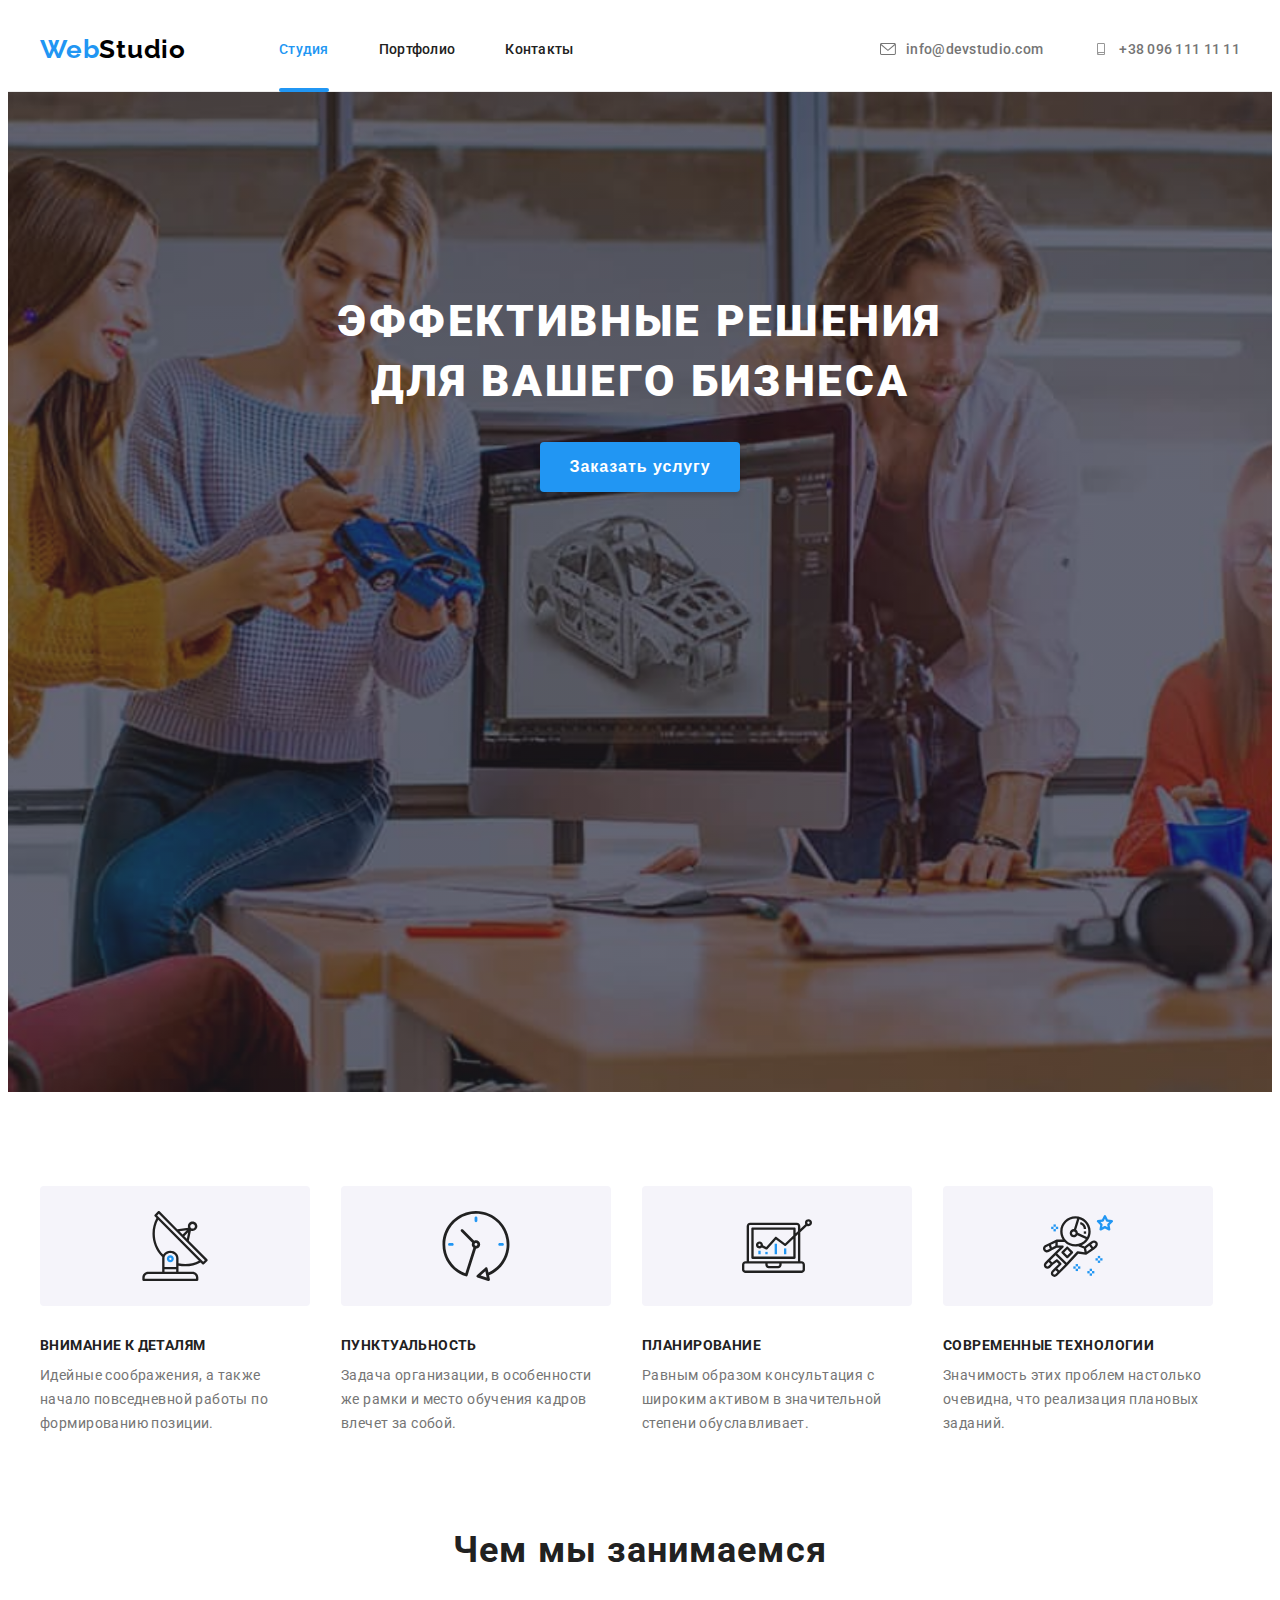
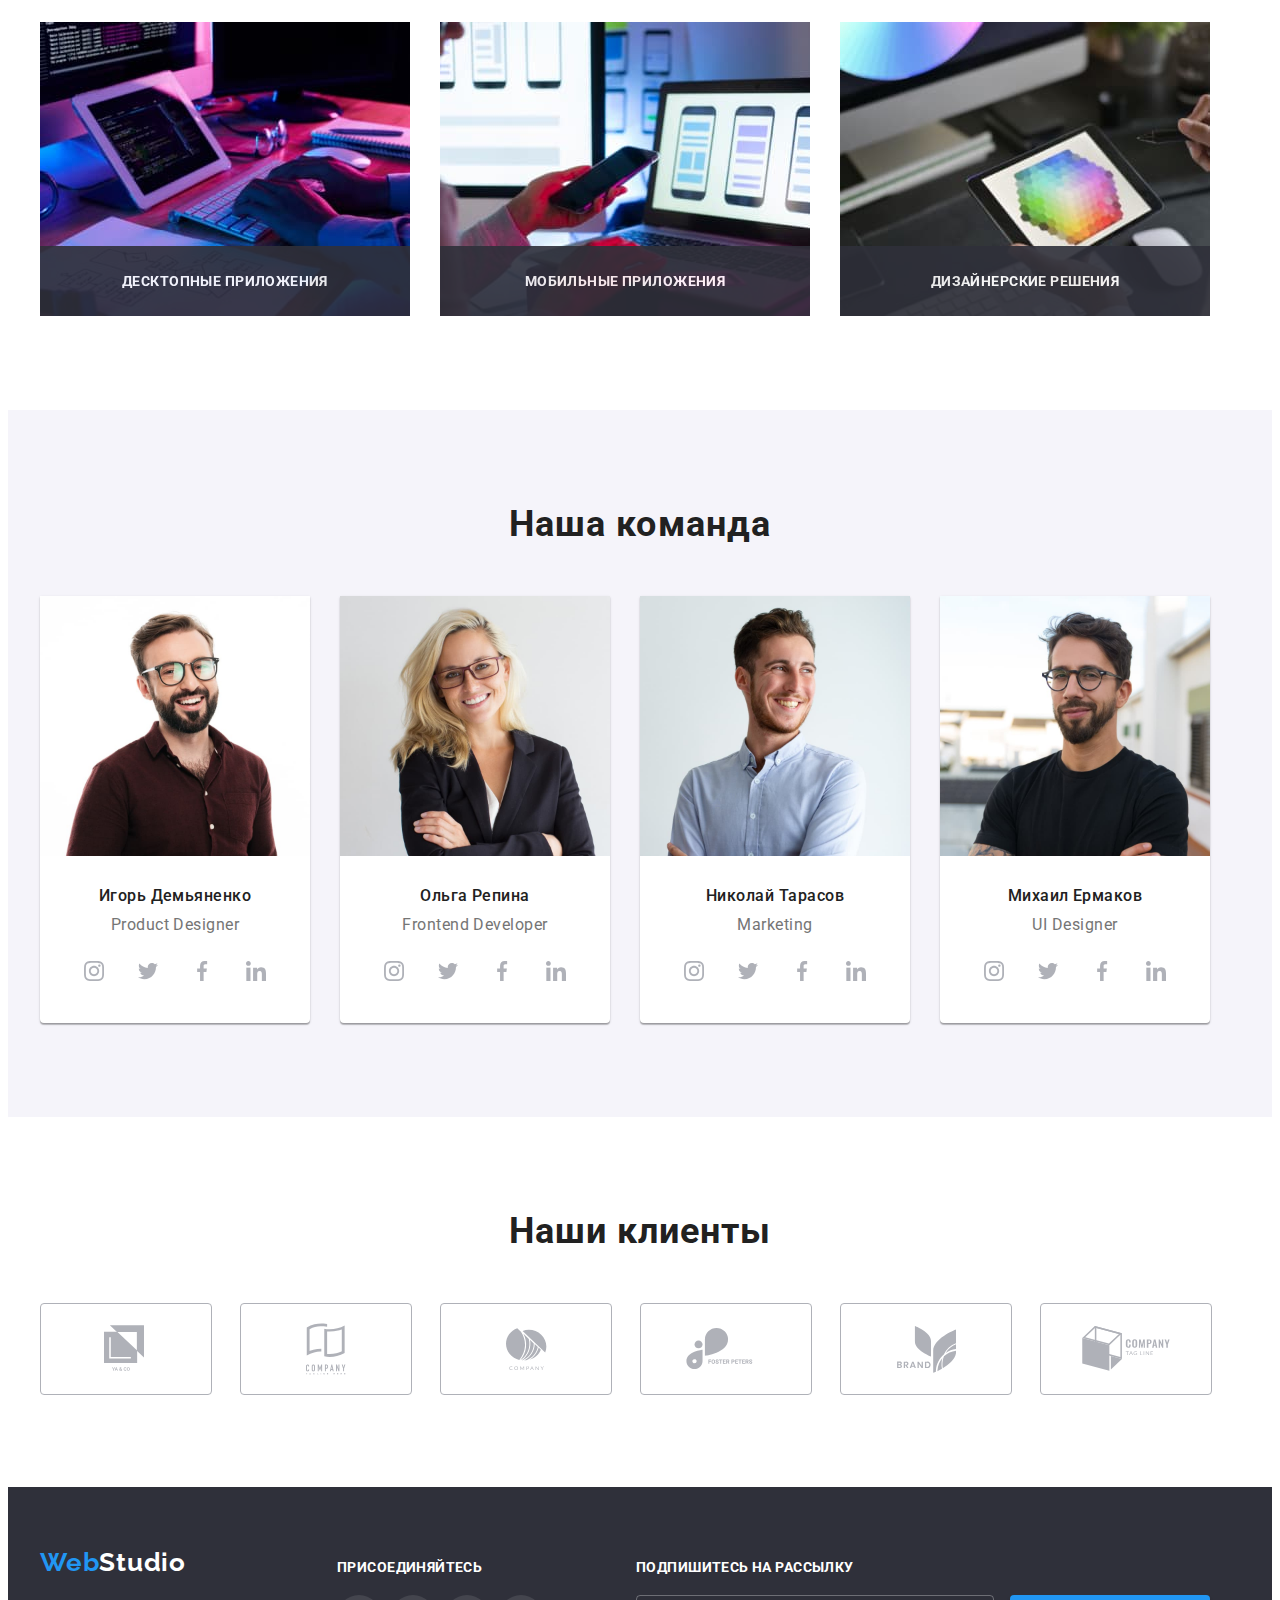
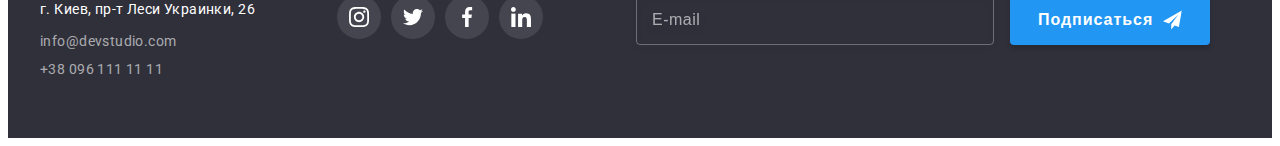
<file: index.html>
<!DOCTYPE html>
<html lang="ru">
<head>
    <meta charset="UTF-8">
    <meta name="viewport" content="width=device-width, initial-scale=1.0">
     <link rel="stylesheet" href="https://cdnjs.cloudflare.com/ajax/libs/modern-normalize/1.0.0/modern-normalize.css" integrity="sha512-Zx6MlUMKSVJoQ+83OwhdILe8cSEsCzfqThJd7J/VA2UrK6Ctj85p+xzqfyuNXE5B1k25uUdmJ2OzItbBy9GHAQ==" crossorigin="anonymous" />
    <link rel="preconnect" href="https://fonts.gstatic.com">
    <link href="https://fonts.googleapis.com/css2?family=Raleway:wght@700&family=Roboto:wght@400;500;700;900&display=swap" rel="stylesheet">
     <link rel="stylesheet" href="./css/main.min.css">
    <title>Web Studio</title>
</head>
<body>
    <header class="header">
        <div class="header-container">
                <nav class="navigation">
                    <!-- <div class="logo-container"> -->
                    <a class="logo link" href="./index.html"><span class="logo-web">Web</span>Studio</a> 
                   <!-- </div> -->
                    <ul class="navigation-list list">
                      <li class="navigation-list-item"><a class="navigation-list-link link current" href="#">Студия</a></li>
                       <li class="navigation-list-item"><a class="navigation-list-link link" href="./portfolio.html">Портфолио</a></li>
                      <li class="navigation-list-item"><a class="navigation-list-link link" href="#">Контакты</a></li>
                  </ul>   
                   
                </nav> 
                <ul class="contact-list list">
                        <li class="contact-list-item"><a class="contact-header-link link" href="mailto:info@devstudio.com">
                            <svg class="contact-icon">
                            <use href="./images/sprite.svg#icon-envelope"></use>
                             </svg>
                             info@devstudio.com</a></li>
                         <li class="contact-list-item"><a class="contact-header-link link" href="tel:+380961111111">
                             <svg class="contact-icon">
                            <use href="./images/sprite.svg#icon-smartphone"></use>
                             </svg>
                            +38 096 111 11 11</a></li>
                  </ul>  
                      
                  
        </div>
    </header>
    <main>
        <!--Секция Hero-->
        <section class="hero">
            
            <div class="container">
            <h1 class="hero-headline">Эффективные решения для вашего бизнеса</h1>
            <div class="hero-button">
            <button data-modal-open class="modal-button" type="button">Заказать услугу</button>
            </div>    
             </div>    
        </section>
       
        <!--секция преимущества-->
        <section class="advantages">
            <div class="container">
                <h2 class="visually-hidden">Web Studio</h2>
                <ul class="advantages-list list">
                <li class="advantages-list-item">
                    <div class="advantages-icon-container">
                        <svg class="advantages-icon">
                        <use href="./images/sprite.svg#icon-antenna"></use>
                    </svg>
                    </div>
                    <h3 class="advantages-headline">Внимание к деталям</h3>
                    <p class="advantages-paragraph">Идейные соображения, а также начало повседневной работы по формированию позиции.</p>
                </li>
                <li class="advantages-list-item">
                    <div class="advantages-icon-container">
                        <svg class="advantages-icon">
                        <use href="./images/sprite.svg#icon-clock"></use>
                    </svg>
                    </div>
                    <h3 class="advantages-headline">Пунктуальность</h3>
                    <p class="advantages-paragraph">Задача организации, в особенности же рамки и место обучения кадров влечет за собой.</p>
                </li>
                <li class="advantages-list-item">
                    <div class="advantages-icon-container">
                        <svg class="advantages-icon">
                        <use href="./images/sprite.svg#icon-diagram"></use>
                    </svg>
                    </div>
                    <h3 class="advantages-headline">Планирование</h3>
                    <p class="advantages-paragraph">Равным образом консультация с широким активом в значительной степени обуславливает.</p>
                </li>
                <li class="advantages-list-item">
                    <div class="advantages-icon-container">
                        <svg class="advantages-icon">
                        <use href="./images/sprite.svg#icon-astronaut"></use>
                    </svg>
                    </div>
                    <h3 class="advantages-headline">Современные технологии</h3>
                    <p class="advantages-paragraph">Значимость этих проблем настолько очевидна, что реализация плановых заданий.</p>
                </li>
                </ul>      
            </div>      
        </section>
        <!--секция чем мы занимаемся-->
        <section class="what-we-do">
             <div class="what-we-do-cards container ">
                 <h2 class="what-we-do-headline">Чем мы занимаемся</h2>
                     <ul class="what-we-do-list list">
                         <li class="what-we-do-item">
                         <img class="what-we-do-img" src="./images/img1.jpg" alt="код на экране планшета">
                        <div class="what-we-do-lower"><p class="what-we-do-description">Десктопные приложения</p>  
                        </div>
                        </li>
                         <li class="what-we-do-item">
                          <img class="what-we-do-img" src="./images/img2.jpg" alt="макет телефона на экране">
                        <div class="what-we-do-lower"><p class="what-we-do-description">Мобильные приложения</p>    
                        </div>
                        </li>
                          <li class="what-we-do-item">
                         <img class="what-we-do-img" src="./images/img3.jpg" alt="цветовая палитра на экране планшета">
                        <div class="what-we-do-lower"><p class="what-we-do-description">Дизайнерские решения</p>    
                        </div>
                        </li>                
                     </ul>
            </div>
        </section>
        <!--секция Наша команда-->
        <section class="our-team-section">
            <div class="our-team container">
                 <h2 class="our-team-headline">Наша команда</h2>
                <ul class="our-team-list list">
                    <li class="our-team-item">
                        
                            <img class="our-team-img" width="270" src="./images/igor.jpg" alt="Игорь Демьяненко">
                        <div class="team-card">
                            <h3 class="our-team-name">Игорь Демьяненко</h3>
                            <p class="our-team-p">Product Designer</p> 
                            <ul class="social-list list">
                            <li class="social-list-item"><a class="social-list-link" href=""><svg class="social-list-icon">
                                <use href="./images/sprite.svg#icon-instagram"></use>
                            </svg></a></li>
                            <li class="social-list-item"><a class="social-list-link" href=""><svg class="social-list-icon">
                                <use href="./images/sprite.svg#icon-twitter"></use>
                            </svg>
                            </a></li>
                            <li class="social-list-item"><a class="social-list-link" href=""><svg class="social-list-icon">
                                <use href="./images/sprite.svg#icon-facebook"></use>
                            </svg></a></li>
                            <li class="social-list-item"><a class="social-list-link" href=""><svg class="social-list-icon">
                                <use href="./images/sprite.svg#icon-linkedin"></use>
                            </svg></a></li> 
                            </ul>                        
                        </div>    
                    </li>
                    <li class="our-team-item">
                        
                            <img class="our-team-img" width="270" src="./images/olga.jpg" alt="Ольга Репина">
                         <div class="team-card">
                            <h3 class="our-team-name">Ольга Репина</h3>
                            <p class="our-team-p">Frontend Developer</p>
                            <ul class="social-list list">
                            <li class="social-list-item"><a class="social-list-link" href=""><svg class="social-list-icon">
                                <use href="./images/sprite.svg#icon-instagram"></use>
                            </svg></a></li>
                            <li class="social-list-item"><a class="social-list-link" href=""><svg class="social-list-icon">
                                <use href="./images/sprite.svg#icon-twitter"></use>
                            </svg></a></li>
                            <li class="social-list-item"><a class="social-list-link" href=""><svg class="social-list-icon">
                                <use href="./images/sprite.svg#icon-facebook"></use>
                            </svg></a></li>
                            <li class="social-list-item"><a class="social-list-link" href=""><svg class="social-list-icon">
                                <use href="./images/sprite.svg#icon-linkedin"></use>
                            </svg></a></li> 
                            </ul> 
                        </div>    
                    </li>
                        <li class="our-team-item">
                        
                            <img  class="our-team-img" width="270" src="./images/nikolay.jpg" alt="Николай Тарасов">
                        <div class="team-card">
                            <h3 class="our-team-name">Николай Тарасов</h3>
                            <p class="our-team-p">Marketing</p>  
                            <ul class="social-list list">
                            <li class="social-list-item"><a class="social-list-link" href=""><svg class="social-list-icon">
                                <use href="./images/sprite.svg#icon-instagram"></use>
                            </svg></a></li>
                            <li class="social-list-item"><a class="social-list-link" href=""><svg class="social-list-icon">
                                <use href="./images/sprite.svg#icon-twitter"></use>
                            </svg></a></li>
                            <li class="social-list-item"><a class="social-list-link" href=""><svg class="social-list-icon">
                                <use href="./images/sprite.svg#icon-facebook"></use>
                            </svg></a></li>
                            <li class="social-list-item"><a class="social-list-link" href=""><svg class="social-list-icon">
                                <use href="./images/sprite.svg#icon-linkedin"></use>
                            </svg></a></li> 
                            </ul>                                                      
                        </div>
                    </li>
                    <li class="our-team-item">
                        
                             <img class="our-team-img" width="270" src="./images/mihail.jpg" alt="Михаил Ермаков">
                        <div class="team-card">                             <h3 class="our-team-name">Михаил Ермаков</h3>
                            <p class="our-team-p">UI Designer</p>  
                            <ul class="social-list list">
                            <li class="social-list-item"><a class="social-list-link" href=""><svg class="social-list-icon">
                                <use href="./images/sprite.svg#icon-instagram"></use>
                            </svg></a></li>
                            <li class="social-list-item"><a class="social-list-link" href=""><svg class="social-list-icon">
                                <use href="./images/sprite.svg#icon-twitter"></use>
                            </svg></a></li>
                            <li class="social-list-item"><a class="social-list-link" href=""><svg class="social-list-icon">
                                <use href="./images/sprite.svg#icon-facebook"></use>
                            </svg></a></li>
                            <li class="social-list-item"><a class="social-list-link" href=""><svg class="social-list-icon">
                                <use href="./images/sprite.svg#icon-linkedin"></use>
                            </svg></a></li> 
                            </ul>    
                        </div>     
                    </li>
            </ul>
            </div>
        </section>
        <section class="clients">
            <div class="container">
                <h2 class="clients-headline">Наши клиенты</h2>
                <ul class="clients-list list">
                    <li class="clients-list-item"><a class="clients-link" href=""> 
                     <svg width="44.2px" height="49.2px" class="client-list-icon">
                                <use  href="./images/sprite.svg#icon-logo-1"></use>
                            </svg>   
                    </a>
                     </li>
                     <li class="clients-list-item"><a class="clients-link" href=""> 
                     <svg width="40px" height="52px" class="client-list-icon">
                                <use href="./images/sprite.svg#icon-logo-2"></use>
                            </svg>   
                    </a>
                     </li>
                     <li class="clients-list-item"><a class="clients-link" href=""> 
                     <svg width="41px" height="42.6px" class="client-list-icon">
                                <use href="./images/sprite.svg#icon-logo-3"></use>
                            </svg>   
                    </a>
                     </li>
                     <li class="clients-list-item"><a class="clients-link" href=""> 
                     <svg width="79.6px" height="42.0px" class="client-list-icon">
                                <use href="./images/sprite.svg#icon-logo-4"></use>
                            </svg>   
                    </a>
                     </li>
                     <li class="clients-list-item"><a class="clients-link" href=""> 
                     <svg width="59px" height="47px" class="client-list-icon">
                                <use href="./images/sprite.svg#icon-logo-5"></use>
                            </svg>   
                    </a>
                     </li>
                     <li class="clients-list-item"><a class="clients-link" href=""> 
                     <svg width="88.48px" height="45.4px" class="client-list-icon">
                                <use href="./images/sprite.svg#icon-logo-6"></use>
                            </svg>   
                    </a>
                     </li>
                </ul>


            </div>
            

        </section>
    </main>
    <!--футер-->
    <footer class="footer">
        <div class="footer-container">
            <div class="footer-left">
                <a class="logo-studio-footer link" href="./index.html"><span class="logo-web">Web</span>Studio</a> 
                <address class="adress">
                 <ul class="adress-list list">
                     <li class="adress-list-item"><p class="footer-p">г. Киев, пр-т Леси Украинки, 26</p></li>
                       <li class="adress-list-item"><a class="footer-link link" href="mailto:info@devstudio.com">info@devstudio.com</a></li>
                       <li class="adress-list-item"><a class="footer-link link" href="tel:+380961111111">+38 096 111 11 11</a></li>
                     </ul>
                 </address>
            </div>
            <div class="footer-right">
             <p class="footer-call">присоединяйтесь</p>
                <ul class="social-list-footer list">
                            <li class="social-list-item-footer"><a class="social-list-footer-link" href=""><svg class="social-list-icon">
                                <use href="./images/sprite.svg#icon-instagram"></use>
                            </svg></a></li>
                            <li class="social-list-item-footer"><a class="social-list-footer-link" href=""><svg class="social-list-icon">
                                <use href="./images/sprite.svg#icon-twitter"></use>
                            </svg></a></li>
                            <li class="social-list-item-footer"><a class="social-list-footer-link" href=""><svg class="social-list-icon">
                                <use href="./images/sprite.svg#icon-facebook"></use>
                            </svg></a></li>
                            <li class="social-list-item-footer"><a class="social-list-footer-link" href=""><svg class="social-list-icon">
                                <use href="./images/sprite.svg#icon-linkedin"></use>
                            </svg></a></li> 
                </ul>  
             </div>
             <div class="form-footer">
                 <form action="#">
                     <p class="footer-call">подпишитесь на рассылку</p>
                     <input  name="user-e-mail" type="email" required class="input-footer" placeholder="E-mail">
                     <button type="submit" class="footer-button">
                         <span class="footer-button-inside">
                            Подписаться <svg class="footer-button-icon">
                                <use href="./images/sprite.svg#icon-send"></use>
                                </svg>
                            </span>
                        </button>
                 </form>
             </div>
        </div>
    </footer>
 
<div class="backdrop is-hidden" data-modal>
    <div class="modal">
        <div class="modal-close">
            <button data-modal-close class="modal-cross-link"> 
                <svg class="modal-icon">
              <use href="./images/sprite.svg#icon-cross"></use>
            </svg>
             </button>
             </div> 
             
            <form action="#" class="modal-form">
                <p class="form-call">Оставьте свои данные, мы вам перезвоним</p>
            
            
            <label class="modal-form-input-label">
                <span class="form-label">Имя</span>
            <span class="modal-form-input-wraper"> <input  name="modal-username" type="text" class="modal-form-input" minlength="2" required>
              <svg class="modal-input-icon">
              <use href="./images/sprite.svg#user"></use>
            </svg>  
            
            </span>
            </label>
            
            
            <label  class="modal-form-input-label">
              <span class="form-label">Телефон</span>
            <span class="modal-form-input-wraper"> <input  name="modal-user-tel" type="tel" pattern="[0-9]{10}" class="modal-form-input" required>
              <svg class="modal-input-icon">
              <use href="./images/sprite.svg#tel"></use>
            </svg>  
            </span>
            </label>

            <label class="modal-form-input-label">
               <span class="form-label">Почта</span>
            <span class="modal-form-input-wraper"> <input  name="modal-mail" type="email" class="modal-form-input" required>
              <svg class="modal-input-icon">
              <use href="./images/sprite.svg#e-mail"></use>
            </svg>  
            </span>
            </label>

            <label for="modal-massage" class="modal-form-input-label">
                <span class="form-label">Комментарий</span> 
                            <textarea name="modal-form-message" placeholder="Введите текст" id="modal-massage" class="modal-form-input-text"></textarea>

            </label>
            
            <div class="policy-wraper">
             <input type="checkbox" name="user-policy" id="policy-check"
                    class="modal-form-check-policy visually-hidden" required>
                <label for="policy-check" class="modal-form-label-policy">Соглашаюсь с рассылкой и принимаю &nbsp;<a href="#" class="link-policy"> Условия
                        договора</a> </label>
            </div>

            <button type="submit" class="modal-form-button" >Отправить</button>
        
              </form>
   
    </div>
    
</div>
<script src="./js/modal.js"></script>
</body>
</html>
</file>
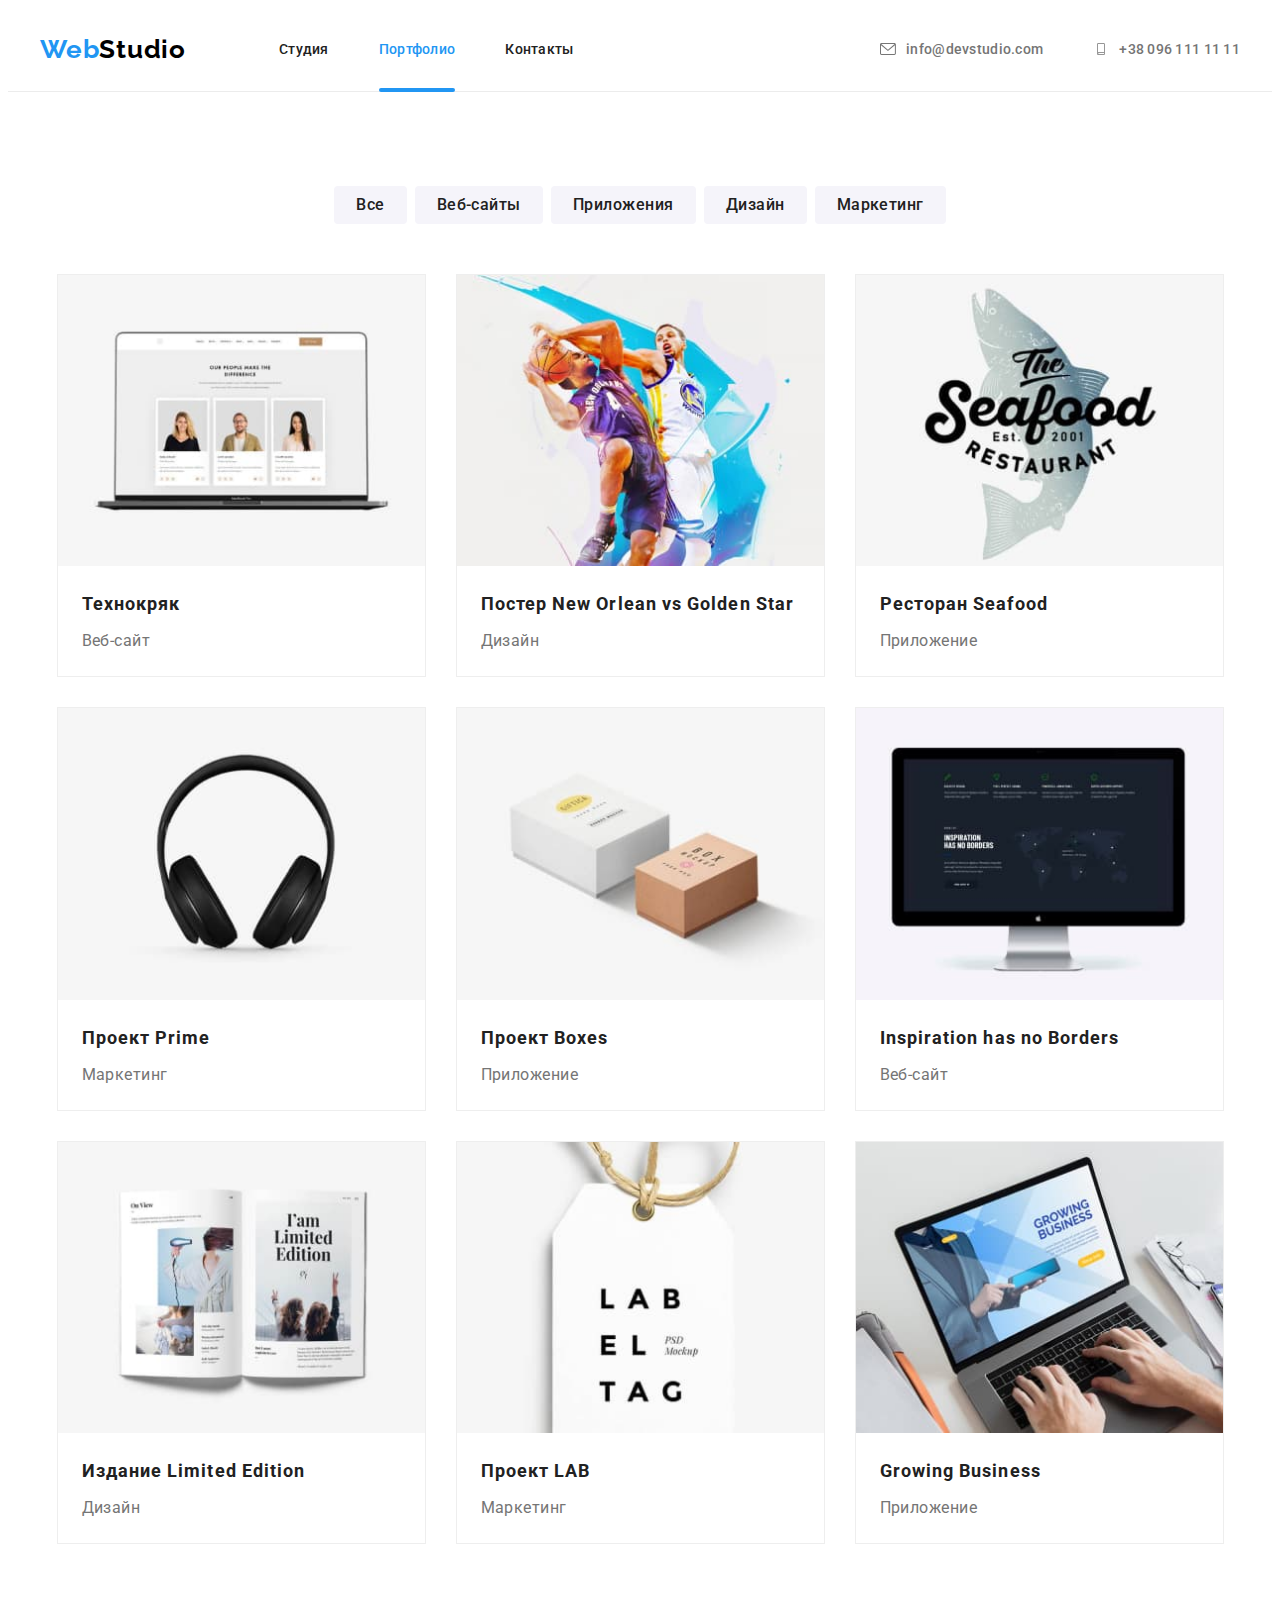
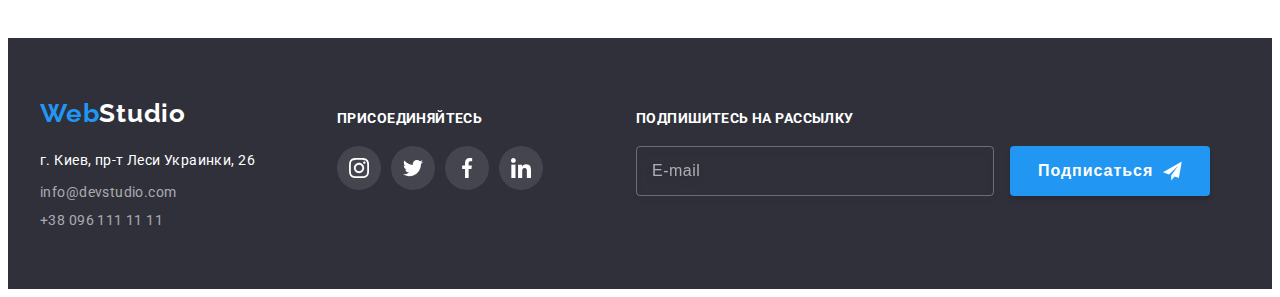
<file: portfolio.html>
<!DOCTYPE html>
<html lang="ru">
<head>
    <meta charset="UTF-8">
    <meta name="viewport" content="width=device-width, initial-scale=1.0">
     <link rel="stylesheet" href="https://cdnjs.cloudflare.com/ajax/libs/modern-normalize/1.0.0/modern-normalize.css" integrity="sha512-Zx6MlUMKSVJoQ+83OwhdILe8cSEsCzfqThJd7J/VA2UrK6Ctj85p+xzqfyuNXE5B1k25uUdmJ2OzItbBy9GHAQ==" crossorigin="anonymous" />
     <link rel="preconnect" href="https://fonts.gstatic.com">
     <link href="https://fonts.googleapis.com/css2?family=Raleway:wght@700&family=Roboto:wght@400;500;700;900&display=swap" rel="stylesheet">
     <link rel="stylesheet" href="./css/main.min.css">
    <title>Web Studio</title>
</head>
<body>
   <header class="header">
        <div class="header-container">
                <nav class="navigation">
                    <!-- <div class="logo-container"> -->
                    <a class="logo link" href="./index.html"><span class="logo-web">Web</span>Studio</a> 
                   <!-- </div> -->
                    <ul class="navigation-list list">
                      <li class="navigation-list-item"><a class="navigation-list-link link" href="./index.html">Студия</a></li>
                       <li class="navigation-list-item"><a class="navigation-list-link link current" href="#">Портфолио</a></li>
                      <li class="navigation-list-item"><a class="navigation-list-link link" href="#">Контакты</a></li>
                  </ul>   
                   
                </nav> 
                <ul class="contact-list list">
                        <li class="contact-list-item"><a class="contact-header-link link" href="mailto:info@devstudio.com">
                            <svg class="contact-icon">
                            <use href="./images/sprite.svg#icon-envelope"></use>
                             </svg>
                             info@devstudio.com</a></li>
                         <li class="contact-list-item"><a class="contact-header-link link" href="tel:+380961111111">
                             <svg class="contact-icon">
                            <use href="./images/sprite.svg#icon-smartphone"></use>
                             </svg>
                            +38 096 111 11 11</a></li>
                  </ul>  
                      
                  
        </div>
    </header>
    <main>
    <!--секция с контентом -->
      <section class="portfolio">
        <div class="container">
        <h1 class="visually-hidden">Портфолио webstudio</h1>  
        <h2 class="visually-hidden">Портфолио</h2>
        </div>
        <!--список с навигацией по портфолио-->
        <div class="container">
             <ul class="menu list">
            <li class="portfolio-menu-item"><button class="portfolio-button" type="button">Все</button></li>
            <li class="portfolio-menu-item"><button class="portfolio-button" type="button">Веб-сайты</button></li>
            <li class="portfolio-menu-item"><button class="portfolio-button" type="button">Приложения</button></li>
            <li class="portfolio-menu-item"><button class="portfolio-button" type="button">Дизайн</button></li>
            <li class="portfolio-menu-item"><button class="portfolio-button" type="button">Маркетинг</button></li>
             </ul> 
      </div>          
        <!--спсиок с ячейками портфолио-->
       <div class="container">
             <ul class="portfolio-list list">
            <li class="portfolio-list-item">
                <a class="portfolio-list-link link" href="">
                <div class="portfolio-thumb">
                    <p class="portfolio-thumb-description">Технокряк это современная площадка распространения коронавируса. Компании используют эту платформу для цифрового шпионажа и атак на защищённые сервера конкурентов.</p>
                    <img class="portfolio-img" src="./images/tehno.jpg" alt="Веб-сайт на ноутбуке">
                </div>
                    <div class="portfolio-card">
                <h3 class="portfolio-headline">Технокряк</h3>
                <p class="portfolio-paragraph">Веб-сайт</p>
                </div>
                </a>
            </li>
            <li class="portfolio-list-item">
                <a class="portfolio-list-link link" href="">
                    <div class="portfolio-thumb">
                        <p class="portfolio-thumb-description">Lorem ipsum dolor sit, amet consectetur adipisicing elit. Minima officia incidunt fuga voluptates quaerat optio voluptas, praesentium dolores animi possimus!</p>

                        <img class="portfolio-img" src="./images/basketball.jpg" alt="Дизайн баскетбольно постера">
                    </div>   
                <div class="portfolio-card">
                <h3 class="portfolio-headline">Постер New Orlean vs Golden Star</h3>
                <p class="portfolio-paragraph">Дизайн</p>
                </div>
                </a>
            </li>
            <li class="portfolio-list-item">
                 
                <a class="portfolio-list-link link" href="">
                 <div class="portfolio-thumb">    
                 <p class="portfolio-thumb-description">Lorem ipsum dolor sit amet consectetur adipisicing elit. Minima, explicabo. Consequatur mollitia rerum voluptate recusandae ratione cumque quibusdam, magni veniam aliquam modi libero fuga blanditiis atque laudantium excepturi. Inventore, quaerat.</p>

                    <img class="portfolio-img" src="./images/cafe-logo.jpg" alt="Лого ресторана">
                </div> 
                <div class="portfolio-card">
                <h3 class="portfolio-headline">Ресторан Seafood</h3>
                <p class="portfolio-paragraph">Приложение</p>
                </div>
                </a>
            </li>
            <li class="portfolio-list-item">
                <a class="portfolio-list-link link" href="">
                     <div class="portfolio-thumb">
                     <p class="portfolio-thumb-description">Lorem ipsum dolor sit amet consectetur adipisicing elit. Expedita, illo?</p>

                        <img class="portfolio-img" src="./images/headphones.jpg" alt="Наушники">
                     </div> 
                <div class="portfolio-card">
                <h3 class="portfolio-headline">Проект Prime</h3>
                <p class="portfolio-paragraph">Маркетинг</p>
                </div>
                </a>
            </li>
            <li class="portfolio-list-item">
                <a class="portfolio-list-link link" href="">
                     <div class="portfolio-thumb">
                     <p class="portfolio-thumb-description">Lorem, ipsum dolor sit amet consectetur adipisicing elit. Quod.</p>

                        <img class="portfolio-img" src="./images/boxes.jpg" alt="Картонные коробки">
                      </div>
                    <div class="portfolio-card">
                <h3 class="portfolio-headline">Проект Boxes</h3>
                <p class="portfolio-paragraph">Приложение</p>
                </div>
                </a>
            </li>
            <li class="portfolio-list-item">
                <a class="portfolio-list-link link" href="">
                 <div class="portfolio-thumb">
                    <p class="portfolio-thumb-description">Lorem ipsum dolor sit, amet consectetur adipisicing elit. Odit id voluptatum velit!</p>

                    <img class="portfolio-img" src="./images/mac.jpg" alt="iMac с открытым приложением">
                 </div>
                    <div class="portfolio-card">
                <h3 class="portfolio-headline">Inspiration has no Borders</h3>
                <p class="portfolio-paragraph">Веб-сайт</p>
                </div>
                </a>
            </li>
            <li class="portfolio-list-item">
                <a class="portfolio-list-link link" href="">
                 <div class="portfolio-thumb">
                     <p class="portfolio-thumb-description">Lorem ipsum dolor sit amet consectetur adipisicing elit. Ullam dolorum at atque corrupti mollitia.</p>

                    <img class="portfolio-img" src="./images/book.jpg" alt="Открытая книга">
                </div>
                    <div class="portfolio-card">
                <h3 class="portfolio-headline">Издание Limited Edition</h3>
                <p class="portfolio-paragraph">Дизайн</p>
                </div>
                </a>
            </li>
            <li class="portfolio-list-item">
                <a class="portfolio-list-link link" href="">
               <div class="portfolio-thumb">
                 <p class="portfolio-thumb-description">Lorem ipsum dolor sit amet consectetur, adipisicing elit.</p>
    
                <img class="portfolio-img" src="./images/tag.jpg" alt="Этикетка с логотипом">
                </div>
                    <div class="portfolio-card">
                <h3 class="portfolio-headline">Проект LAB</h3>
                <p class="portfolio-paragraph">Маркетинг</p>
                </div>
                </a>
            </li>
            <li class="portfolio-list-item">
                <a class="portfolio-list-link link" href="">
               <div class="portfolio-thumb">
                <p class="portfolio-thumb-description">Lorem ipsum dolor sit amet consectetur adipisicing.</p>
    
                <img class="portfolio-img" src="./images/laptop.jpg" alt="Веб-сайт на ноутбуке">
                 </div>
                    <div class="portfolio-card">
                <h3 class="portfolio-headline">Growing Business</h3>
                <p class="portfolio-paragraph">Приложение</p>
                </div>
                </a>
            </li>
        </ul>
        </div>
      </section>
        
    </main>
    <!--футер-->
     <footer class="footer">
        <div class="footer-container">
            <div class="footer-left">
                <a class="logo-studio-footer link" href="./index.html"><span class="logo-web">Web</span>Studio</a> 
                <address class="adress">
                 <ul class="adress-list list">
                     <li class="adress-list-item"><p class="footer-p">г. Киев, пр-т Леси Украинки, 26</p></li>
                       <li class="adress-list-item"><a class="footer-link link" href="mailto:info@devstudio.com">info@devstudio.com</a></li>
                       <li class="adress-list-item"><a class="footer-link link" href="tel:+380961111111">+38 096 111 11 11</a></li>
                     </ul>
                 </address>
            </div>
            <div class="footer-right">
             <p class="footer-call">присоединяйтесь</p>
                <ul class="social-list-footer list">
                            <li class="social-list-item-footer"><a class="social-list-footer-link" href=""><svg class="social-list-icon">
                                <use href="./images/sprite.svg#icon-instagram"></use>
                            </svg></a></li>
                            <li class="social-list-item-footer"><a class="social-list-footer-link" href=""><svg class="social-list-icon">
                                <use href="./images/sprite.svg#icon-twitter"></use>
                            </svg></a></li>
                            <li class="social-list-item-footer"><a class="social-list-footer-link" href=""><svg class="social-list-icon">
                                <use href="./images/sprite.svg#icon-facebook"></use>
                            </svg></a></li>
                            <li class="social-list-item-footer"><a class="social-list-footer-link" href=""><svg class="social-list-icon">
                                <use href="./images/sprite.svg#icon-linkedin"></use>
                            </svg></a></li> 
                </ul>  
             </div>
             <div class="form-footer">
                 <form action="#">
                     <p class="footer-call">подпишитесь на рассылку</p>
                     <input  name="user-e-mail" type="email" required class="input-footer" placeholder="E-mail">
                     <button type="submit" class="footer-button">
                         <div class="footer-button-inside">
                            Подписаться <svg class="footer-button-icon">
                                <use href="./images/sprite.svg#icon-send"></use>
                                </svg>
                         </div>
                        </button>
                 </form>
             </div>
        </div>
    </footer>
</body>
</html>
</file>
<file: css/main.min.css>
:root{--accent-color: #2196F3;--bg-color: #fff;--border-color: #ECECEC;--font-color: #757575;--hero-bg-color: #2F303A;--modal-button-hover:#188CE8;--logo-web-color: #000;--subtitle-font-color: #212121;--block-border-color: #eee;--block-bg:  #F5F4FA;--social-icon-contact: #AFB1B8;--transparent-bg: rgba(255, 255, 255, 0.1);--footer-input: rgba(255, 255, 255, 0.6);--placeholder-form:rgba(117, 117, 117, 0.5);--form-border: rgba(33, 33, 33, 0.2)}.visually-hidden{position:absolute !important;clip:rect(1px 1px 1px 1px);clip:rect(1px, 1px, 1px, 1px);padding:0 !important;border:0 !important;height:1px !important;width:1px !important;overflow:hidden}body{font-family:'Roboto', sans-serif;color:var(--font-color)}p{margin:0}h1,h2,h3,h4,h5,h6{margin:0}img{display:block}ul,ol{margin:0;padding:0}.link{text-decoration:none}.list{list-style:none}.container{width:1200px;padding-left:15px;padding-right:15px;margin:0 auto}.modal-button{display:block;font-weight:700;font-size:16px;line-height:1.875;font-style:normal;cursor:pointer;margin:0 auto;text-align:center;letter-spacing:0.06em;color:var(--bg-color);background:var(--accent-color);box-shadow:0px 4px 4px rgba(0,0,0,0.15);border-color:transparent;border-radius:4px;min-width:200px;border:0;height:50px;transition-property:background-color;transition-duration:250ms;transition-timing-function:cubic-bezier(0.4, 0, 0.2, 1)}.modal-button:hover,.modal-button:focus{background-color:var(--modal-button-hover)}.social-list{display:flex}.social-list-item{display:block;width:44px;height:44px}.social-list-item:not(:last-child){margin-right:10px}.social-list-link{display:flex;justify-content:center;align-items:center;background-color:var(--bg-color);border-radius:50%;width:100%;height:100%;fill:var(--social-icon-contact);transition-property:fill, background-color;transition-duration:250ms;transition-timing-function:cubic-bezier(0.4, 0, 0.2, 1)}.social-list-link:hover,.social-list-link:focus{background-color:var(--accent-color);fill:var(--bg-color)}.social-list-footer-link:hover,.social-listfooter-link:focus{background-color:var(--accent-color);fill:var(--bg-color)}.social-list-link:hover,.social-list-link:focus,.social-list-footer-link:hover,.social-list-footer-link:focus{background-color:var(--accent-color);fill:var(--bg-color)}.social-list-icon{width:20px;height:20px;fill:inherit}.logo{font-style:normal;font-weight:700;font-size:26px;line-height:1.192;letter-spacing:0.03em;color:var(--logo-web-color);font-family:Raleway}.logo-web{font-style:normal;font-weight:bold;font-size:26px;line-height:1.192;letter-spacing:0.03em;color:var(--accent-color);font-family:Raleway}.logo.link{padding-top:25px;padding-bottom:24px}.header{border-bottom:1px solid var(--border-color)}.header-container{display:flex;width:1200px;padding-left:15px;padding-right:15px;margin:0 auto}.navigation{display:flex;flex-direction:row;flex-wrap:nowrap;align-items:center}.navigation-list{display:flex;flex-direction:row;flex-wrap:wrap;padding:0;margin-left:93px}.navigation-list-item{position:relative}.navigation-list-item:not(:first-child){margin-left:50px}.navigation-list-link{box-sizing:content-box;display:block;padding-top:32px;padding-bottom:32px;font-style:normal;font-weight:500;font-size:14px;line-height:1.333;letter-spacing:0.02em;color:var(--subtitle-font-color);transition-property:color, background-color;transition-duration:250ms;transition-timing-function:cubic-bezier(0.4, 0, 0.2, 1)}.navigation-list-link::after{position:absolute;bottom:-1px;content:"";display:block;width:100%;height:4px;border-radius:2px;background-color:var(--accent-color);transition-property:background-color;transition-duration:250ms;background-color:transparent;transition-timing-function:cubic-bezier(0.4, 0, 0.2, 1)}.navigation-list-link:hover,.navigation-list-link:focus,.navigation-list-link.current{color:var(--accent-color);fill:currentColor}.navigation-list-link.current::after{position:absolute;bottom:-1px;content:"";display:block;width:100%;height:4px;border-radius:2px;background-color:var(--accent-color);transition-property:background-color;transition-duration:250ms;background-color:var(--accent-color);transition-timing-function:cubic-bezier(0.4, 0, 0.2, 1)}.contact-list{display:flex;flex-direction:row;flex-wrap:wrap;padding:0;margin-left:auto}.contact-list-item:not(:last-child){margin-right:50px}.contact-header-link{display:block;padding-top:32px;padding-bottom:32px;font-weight:500;font-size:14px;line-height:1.333;letter-spacing:0.02em;color:var(--font-color);fill:currentColor;font-style:normal;display:flex;align-items:center;transition-property:color;transition-duration:250ms;transition-timing-function:cubic-bezier(0.4, 0, 0.2, 1)}.contact-header-link:hover,.contact-header-link:focus{color:var(--accent-color);fill:currentColor}.contact-icon{display:inline-block;width:16px;height:12px;margin-right:10px;fill:currentColor}.hero{display:block;padding-top:200px;padding-bottom:200px;max-width:1600px;height:600px;margin:0 auto;text-align:center;background-color:var(--hero-bg-color);background-image:linear-gradient(rgba(47,48,58,0.4), rgba(47,48,58,0.4)),url("../images/hero-bg.jpg");background-repeat:no-repeat;background-position:center;background-size:cover}.hero-headline{font-style:normal;font-size:44px;line-height:1.363;text-align:center;letter-spacing:0.06em;text-transform:uppercase;color:var(--bg-color);font-weight:900;max-width:696px;margin:0 auto}.hero-button{margin-top:30px}.advantages{padding-top:94px;padding-bottom:94px}.advantages-icon-container{display:flex;justify-content:center;align-items:center;width:270px;height:120px;background-color:var(--block-bg);border-radius:4px;margin-bottom:30px}.advantages-icon{width:70px;height:70px}.advantages-list{display:flex}.advantages-list-item{width:271px}.advantages-list-item:not(:last-child){margin-right:30px}.advantages-headline{font-style:normal;font-weight:bold;font-size:14px;line-height:1.333;letter-spacing:0.03em;text-transform:uppercase;color:var(--subtitle-font-color);margin-bottom:10px}.advantages-paragraph{font-style:normal;font-weight:normal;font-size:14px;line-height:1.714;letter-spacing:0.03em;color:var(--font-color)}.what-we-do{padding-bottom:94px}.what-we-do-headline{font-style:normal;font-weight:bold;font-size:36px;line-height:1.166;text-align:center;letter-spacing:0.03em;color:var(--subtitle-font-color);margin-bottom:50px}.what-we-do-list{display:flex;margin:-15px}.what-we-do-item{margin:15px;width:370px;position:relative}.what-we-do-lower{display:flex;align-items:center;justify-content:center;width:100%;height:70px;position:absolute;bottom:0;width:100%;background-color:var(--hero-bg-color);opacity:0.9;z-index:2}.what-we-do-description{font-weight:bold;font-size:14px;line-height:1.142;text-align:center;letter-spacing:0.03em;text-transform:uppercase;color:var(--bg-color)}.our-team-headline{font-style:normal;font-weight:bold;font-size:36px;line-height:1.166;text-align:center;letter-spacing:0.03em;color:var(--subtitle-font-color);margin-bottom:50px}.our-team-section{background-color:var(--block-bg);padding-top:94px;padding-bottom:94px}.our-team-list{display:flex;flex-wrap:wrap;margin:-15px}.our-team-item{margin:15px;box-shadow:0px 1px 3px rgba(0,0,0,0.12),0px 1px 1px rgba(0,0,0,0.14),0px 2px 1px rgba(0,0,0,0.2);border-radius:0px 0px 4px 4px;background-color:#fff}.our-team-name{font-weight:500;font-size:16px;line-height:1.187;text-align:center;letter-spacing:0.03em;color:var(--subtitle-font-color);font-style:normal;margin-bottom:10px}.our-team-p{font-weight:normal;font-size:16px;line-height:1.187;text-align:center;letter-spacing:0.03em;color:var(--font-color);font-style:normal;margin-bottom:15px}.team-card{padding:30px 32px}.clients{background-color:var(--bg-color);padding-top:94px;padding-bottom:94px}.clients-headline{font-style:normal;font-weight:bold;font-size:36px;line-height:1.166;text-align:center;letter-spacing:0.03em;color:var(--subtitle-font-color);margin-bottom:50px}.clients-list{display:flex;margin:-15px}.clients-list-item{display:block;margin:15px;width:170px;height:90px}.clients-link{display:flex;justify-content:center;align-items:center;background-color:var(--bg-color);width:100%;height:100%;border:1px;border-style:solid;border-radius:4px;border-color:var(--social-icon-contact);fill:var(--social-icon-contact);transition-property:fill, background-color;transition-duration:250ms;transition-timing-function:cubic-bezier(0.4, 0, 0.2, 1)}.clients-link:hover,.clients-link:focus{border-color:var(--accent-color);fill:var(--accent-color)}.footer{background-color:var(--hero-bg-color);padding-bottom:60px;padding-top:60px}.footer-container{width:1200px;padding-left:15px;padding-right:15px;margin:0 auto;display:flex}.footer-left{display:block;width:227px;margin-right:70px}.footer-right{padding-top:12px;margin-right:93px}.footer-p{font-weight:normal;font-size:14px;line-height:1.714;letter-spacing:0.03em;color:var(--bg-color);font-style:normal}.footer-link{font-weight:normal;font-size:14px;line-height:1.174;letter-spacing:0.03em;color:rgba(255,255,255,0.6);font-style:normal;transition-property:color;transition-duration:250ms;transition-timing-function:cubic-bezier(0.4, 0, 0.2, 1)}.footer-link:hover,.footer-link:focus{color:var(--accent-color)}.footer-call{font-style:normal;font-weight:bold;font-size:14px;line-height:16px;letter-spacing:0.03em;text-transform:uppercase;color:var(--bg-color);margin-bottom:20px}.footer-button{width:200px;height:50px;background:var(--accent-color);box-shadow:0px 4px 4px rgba(0,0,0,0.15);border-radius:4px;padding:10px 28px;font-weight:bold;font-size:16px;line-height:1.875;letter-spacing:0.06em;color:var(--bg-color);border-style:none;transition-property:background-color;transition-duration:250ms;transition-timing-function:cubic-bezier(0.4, 0, 0.2, 1)}.footer-button-icon{width:24px;height:24px;fill:var(--bg-color);margin-left:10px}.footer-button-inside{display:flex;align-items:center}.footer-button:hover,.footer-button:focus{background-color:var(--modal-button-hover);cursor:pointer}.logo-studio-footer{display:block;font-style:normal;font-weight:bold;font-size:26px;line-height:1.192;letter-spacing:0.03em;color:var(--bg-color);font-family:Raleway;margin-bottom:20px}.adress-list-item:not(:last-child){margin-bottom:9px}.social-list-footer{display:flex}.social-list-footer-link{display:flex;justify-content:center;align-items:center;border-radius:50%;width:100%;height:100%;fill:var(--bg-color);background-color:var(--transparent-bg);transition-property:fill, background-color;transition-duration:250ms;transition-timing-function:cubic-bezier(0.4, 0, 0.2, 1)}.social-list-item-footer{display:block;width:44px;height:44px}.social-list-item-footer:not(:last-child){margin-right:10px}.form-footer{padding-top:12px}.input-footer{padding:15px;width:358px;height:50px;border:1px solid rgba(255,255,255,0.3);box-sizing:border-box;filter:drop-shadow(0px 4px 4px rgba(0,0,0,0.15));border-radius:4px;background-color:transparent;font-size:16px;line-height:1.25;letter-spacing:0.03em;color:var(--bg-color);margin-right:12px}.input-footer:focus{outline:none}.input-footer::placeholder{color:var(--footer-input)}.modal{position:absolute;top:50%;left:50%;transform:translate(-50%, -50%);min-width:528px;min-height:581px;box-shadow:0px 1px 3px rgba(0,0,0,0.12),0px 1px 1px rgba(0,0,0,0.14),0px 2px 1px rgba(0,0,0,0.2);border-radius:4px;background-color:var(--bg-color);padding:40px;opacity:1;transition-property:opacity;transition-duration:250ms;transition-timing-function:cubic-bezier(0.4, 0, 0.2, 1)}.modal-close{position:absolute;top:8px;right:8px;width:30px;height:30px}.modal-cross-link{background-color:var(--bg-color);display:flex;justify-content:center;align-items:center;width:100%;height:100%;border-radius:50%;border:1px solid rgba(0,0,0,0.1);cursor:pointer;transition-property:fill;transition-duration:250ms;transition-timing-function:cubic-bezier(0.4, 0, 0.2, 1)}.modal-cross-link:hover,.modal-cross-link:focus{fill:var(--accent-color)}.modal-icon{width:11px;height:11px}.modal-form{display:flex;flex-direction:column}.modal-form-button{display:block;font-weight:700;font-size:16px;line-height:1.875;font-style:normal;cursor:pointer;margin:0 auto;text-align:center;letter-spacing:0.06em;color:var(--bg-color);background:var(--accent-color);box-shadow:0px 4px 4px rgba(0,0,0,0.15);border-color:transparent;border-radius:4px;min-width:200px;border:0;height:50px;transition-property:background-color;transition-duration:250ms;transition-timing-function:cubic-bezier(0.4, 0, 0.2, 1)}.modal-form-button:hover,.modal-form-button:focus{background-color:var(--modal-button-hover);cursor:pointer}.modal-form-label{display:block;font-family:Roboto;font-style:normal;font-weight:normal;font-size:12px;line-height:1.166;letter-spacing:0.01em;color:var(--font-color);padding-bottom:12px}.modal-form-label-policy::before{display:inline-block;width:16px;height:15px;border:1px solid black;border-radius:2px;content:"";background-color:var(--bg-color);margin-right:10px}.modal-form-label-policy{display:flex;align-items:center;flex-wrap:wrap;font-style:normal;font-weight:normal;font-size:14px;line-height:3;letter-spacing:0.03em;color:var(--font-color)}.modal-form-label-policy:hover{cursor:pointer}.modal-form-check-policy:checked+.modal-form-label-policy::before{background-color:var(--accent-color);background-image:url(../images/check.svg);background-position:center;border-color:transparent}.modal-form-check-policy:focus+.modal-form-label-policy::before{box-shadow:0 0 0 2px var(--accent-color)}.modal-form-input{display:block;width:100%;height:40px;border:1px solid var(--form-border);box-sizing:border-box;border:1px;border-style:solid;border-color:var(--form-border);border-radius:4px;outline:none;margin-bottom:10px;padding-left:42px;font-family:Roboto;font-style:normal;font-weight:normal;font-size:16px;line-height:1.25;letter-spacing:0.03em;transition-property:border-color;transition-duration:250ms;transition-timing-function:cubic-bezier(0.4, 0, 0.2, 1)}.modal-form-input:focus{border-color:var(--accent-color)}.modal-form-input-wraper{position:relative;display:block}.modal-form-input-text{display:block;padding:12px 16px;margin-bottom:20px;height:120px;width:100%;font-size:14px;line-height:1.143;letter-spacing:0.01em;display:block;width:100%;outline:none;resize:none;border:1px solid;border-radius:4px;border-color:var(--form-border);transition-property:border-color;transition-duration:250ms;transition-timing-function:cubic-bezier(0.4, 0, 0.2, 1)}.modal-form-input-text:focus{border-color:var(--accent-color)}.modal-form-input-text::placeholder{color:var(--placeholder-form)}.modal-input-icon{position:absolute;top:50%;left:12px;transform:translateY(-50%);width:18px;height:18px;fill:var(--subtitle-font-color);transition-property:fill;transition-duration:250ms;transition-timing-function:cubic-bezier(0.4, 0, 0.2, 1)}.modal-form-input:focus+.modal-input-icon{fill:var(--accent-color)}.form-label{display:block;margin-bottom:4px;color:var(--font-color)}.form-call{font-style:normal;font-weight:700;font-size:20px;line-height:1.15;text-align:center;letter-spacing:0.03em;color:var(--subtitle-font-color);margin-bottom:12px}.policy-wraper{margin:0 auto;margin-bottom:30px}.modal-form-check-policy:checked+.modal-form-label-policy::before{background-color:var(--accent-color);background-image:url(../images/check.svg);background-position:center;border-color:transparent}.link-policy{color:var(--accent-color)}.backdrop{position:fixed;top:0;left:0;width:100%;height:100%;opacity:1;background-color:rgba(0,0,0,0.2);transition-property:opacity;transition-duration:250ms;transition-timing-function:cubic-bezier(0.4, 0, 0.2, 1);z-index:2}.is-hidden{pointer-events:none;opacity:0}.portfolio{padding-bottom:94px;padding-top:94px}.portfolio-menu-item:not(:last-child){padding-right:8px}.portfolio-button{font-family:Roboto;padding:6px 22px 6px 22px;font-weight:500;font-size:16px;line-height:1.625;text-align:center;letter-spacing:0.03em;color:var(--subtitle-font-color);background-color:var(--block-bg);border-radius:4px;border-color:transparent;box-shadow:0px 0px 0px rgba(0,0,0,0.25);font-style:normal;border:0px;transition-property:color, background-color, box-shadow;transition-duration:250ms;transition-timing-function:cubic-bezier(0.4, 0, 0.2, 1)}.portfolio-button:hover,.portfolio-button:focus{cursor:pointer;color:var(--bg-color);background-color:var(--accent-color);box-shadow:0px 3px 1px rgba(0,0,0,0.1),0px 1px 2px rgba(0,0,0,0.08),0px 2px 2px rgba(0,0,0,0.12)}.portfolio-list{display:flex;flex-wrap:wrap;justify-content:center;margin:-15px}.portfolio-list-item{margin:15px;border:1px;border-style:solid;border-color:var(--block-border-color);box-sizing:border-box;background-color:var(--bg-color);box-shadow:inherit}.portfolio-list-link{display:block}.portfolio-list-link:hover .portfolio-thumb-description,.portfolio-list-link:focus .portfolio-thumb-description{transform:translatey(0%)}.portfolio-list-item:hover,.portfolio-list-item:focus,.portfolio-list-link:focus{box-shadow:0px 1px 1px rgba(0,0,0,0.12),0px 4px 4px rgba(0,0,0,0.06),1px 4px 6px rgba(0,0,0,0.16);cursor:pointer}.portfolio-thumb{width:367px;position:relative;overflow:hidden}.portfolio-thumb-description{display:flex;align-items:center;position:absolute;width:100%;height:100%;padding-left:24px;padding-right:24px;vertical-align:middle;font-style:normal;font-weight:400;font-size:18px;line-height:1.55;letter-spacing:0.0292em;color:var(--bg-color);transform:translatey(101%);opacity:0.9;background-color:var(--accent-color);transition-property:transform;transition-duration:250ms;transition-timing-function:cubic-bezier(0.4, 0, 0.2, 1)}.portfolio-img{width:100%}.portfolio-card{padding-top:20px;padding:20px;padding-left:24px}.portfolio-headline{font-style:normal;font-size:18px;line-height:2;letter-spacing:0.06em;font-weight:bold;color:var(--subtitle-font-color);margin-bottom:4px}.portfolio-paragraph{font-weight:normal;font-size:16px;line-height:1.875;letter-spacing:0.03em;color:var(--font-color);font-style:normal}.portfolio-list-link:focus .portfolio-thumb-desciption{opacity:0.9}.menu{display:flex;justify-content:center;margin-bottom:50px}
/*# sourceMappingURL=main.min.css.map */
</file>
